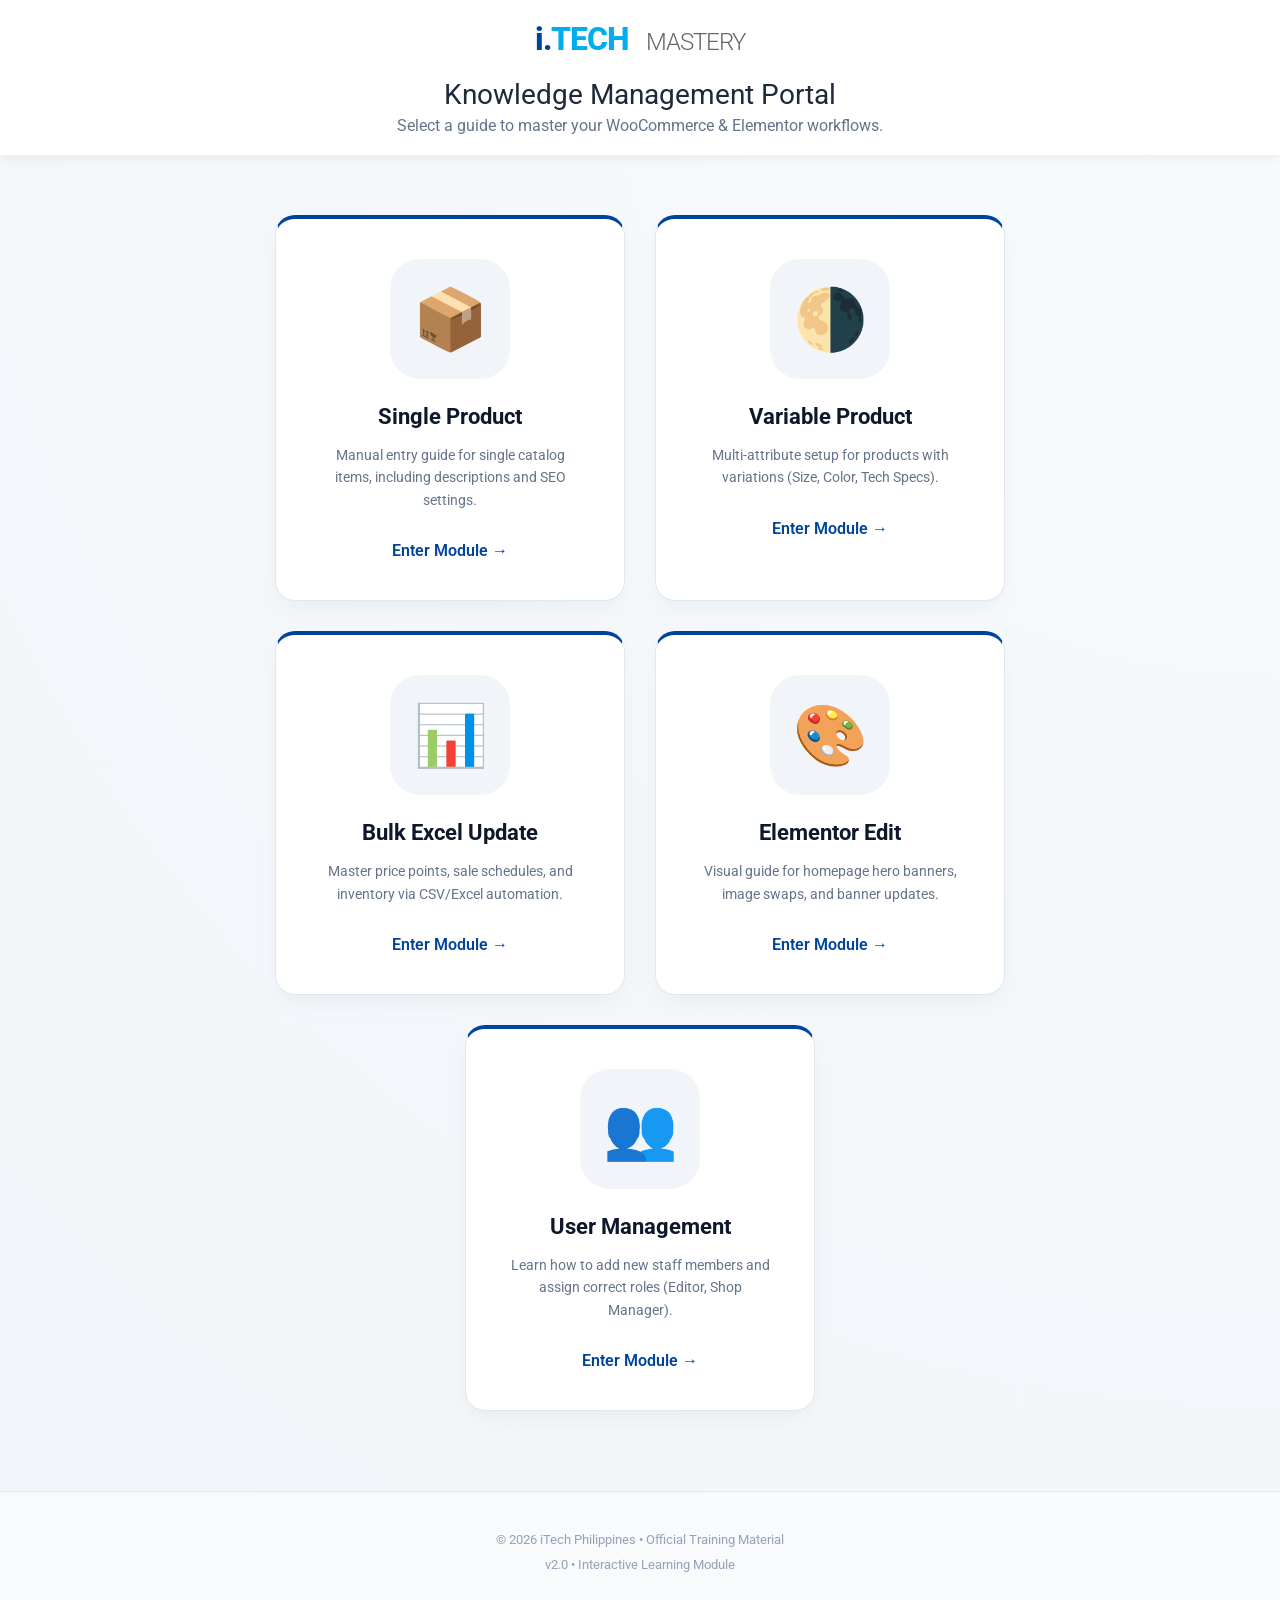
<file: index.html>
<!DOCTYPE html>
<html lang="en">

<head>
    <meta charset="UTF-8">
    <meta name="viewport" content="width=device-width, initial-scale=1.0">
    <title>WooCommerce Task Portal | Mastery Guides</title>
    <link rel="stylesheet" href="index.css">
    <style>
        .home-body {
            background: radial-gradient(circle at top right, #f8fafc, #f1f5f9);
            display: block;
            min-height: 100vh;
            margin: 0;
            overflow-y: auto;
        }

        .hero-portal {
            text-align: center;
            padding: 100px 20px 60px;
        }

        .hero-portal h1 {
            font-size: 42px;
            color: #1e293b;
            margin-bottom: 10px;
            font-weight: 800;
        }

        .hero-portal p {
            color: #64748b;
            font-size: 18px;
        }

        .task-grid {
            display: flex;
            justify-content: center;
            gap: 30px;
            max-width: 1000px;
            margin: 0 auto;
            padding: 20px;
        }

        .task-card {
            background: #fff;
            border: 1px solid #e2e8f0;
            border-radius: 20px;
            padding: 40px;
            width: 350px;
            text-align: center;
            transition: all 0.4s cubic-bezier(0.175, 0.885, 0.32, 1.275);
            cursor: pointer;
            text-decoration: none;
            color: inherit;
            box-shadow: 0 10px 25px -5px rgba(0, 0, 0, 0.05);
            display: flex;
            flex-direction: column;
            align-items: center;
        }

        .task-card:hover {
            transform: translateY(-10px);
            box-shadow: 0 25px 50px -12px rgba(0, 0, 0, 0.1);
            border-color: var(--woo-purple);
        }

        .task-icon {
            font-size: 60px;
            margin-bottom: 25px;
            background: #f1f5f9;
            width: 120px;
            height: 120px;
            display: flex;
            align-items: center;
            justify-content: center;
            border-radius: 30px;
            transition: all 0.3s ease;
        }

        .task-card:hover .task-icon {
            background: var(--woo-purple);
            color: #fff;
        }

        .task-card h2 {
            font-size: 22px;
            margin-bottom: 15px;
            color: #0f172a;
        }

        .task-card p {
            color: #64748b;
            font-size: 14px;
            line-height: 1.6;
        }

        .selection-label {
            margin-top: 30px;
            font-weight: 600;
            color: var(--woo-purple);
            display: flex;
            align-items: center;
            gap: 5px;
        }
    </style>
</head>

<body class="home-body">
    <!-- iTech Style Header -->
    <header
        style="background: #fff; padding: 20px 0; box-shadow: 0 4px 10px rgba(0,0,0,0.05); display: flex; flex-direction: column; align-items: center; justify-content: center;">
        <div style="font-size: 32px; font-weight: 800; color: var(--itech-blue); letter-spacing: -1px;">
            i.<span style="color: var(--itech-cyan);">TECH</span> <span
                style="font-weight: 300; font-size: 24px; color: #666; margin-left: 10px;">MASTERY</span>
        </div>
        <div style="margin-top: 20px; text-align: center;">
            <h1 style="font-size: 28px; color: #1e293b; margin-bottom: 5px;">Knowledge Management Portal</h1>
            <p style="color: #64748b; font-size: 16px;">Select a guide to master your WooCommerce & Elementor workflows.
            </p>
        </div>
    </header>

    <div class="task-grid" style="flex-wrap: wrap; margin-top: 40px; padding-bottom: 80px;">
        <!-- Task 1 -->
        <a href="add-product.html" class="task-card" style="border-top: 4px solid var(--itech-blue);">
            <div class="task-icon" style="color: var(--itech-blue);">📦</div>
            <h2>Single Product</h2>
            <p>Manual entry guide for single catalog items, including descriptions and SEO settings.</p>
            <div class="selection-label" style="color: var(--itech-blue);">Enter Module →</div>
        </a>

        <!-- Task 2 -->
        <a href="variable-product.html" class="task-card" style="border-top: 4px solid var(--itech-blue);">
            <div class="task-icon" style="color: var(--itech-blue);">🌗</div>
            <h2>Variable Product</h2>
            <p>Multi-attribute setup for products with variations (Size, Color, Tech Specs).</p>
            <div class="selection-label" style="color: var(--itech-blue);">Enter Module →</div>
        </a>

        <!-- Task 3 -->
        <a href="excel-update.html" class="task-card" style="border-top: 4px solid var(--itech-blue);">
            <div class="task-icon" style="color: var(--itech-blue);">📊</div>
            <h2>Bulk Excel Update</h2>
            <p>Master price points, sale schedules, and inventory via CSV/Excel automation.</p>
            <div class="selection-label" style="color: var(--itech-blue);">Enter Module →</div>
        </a>

        <!-- Task 4 -->
        <a href="elementor-guide.html" class="task-card" style="border-top: 4px solid var(--itech-blue);">
            <div class="task-icon" style="color: var(--itech-blue);">🎨</div>
            <h2>Elementor Edit</h2>
            <p>Visual guide for homepage hero banners, image swaps, and banner updates.</p>
            <div class="selection-label" style="color: var(--itech-blue);">Enter Module →</div>
        </a>

        <!-- Task 5 -->
        <a href="user-management.html" class="task-card" style="border-top: 4px solid var(--itech-blue);">
            <div class="task-icon" style="color: var(--itech-blue);">👥</div>
            <h2>User Management</h2>
            <p>Learn how to add new staff members and assign correct roles (Editor, Shop Manager).</p>
            <div class="selection-label" style="color: var(--itech-blue);">Enter Module →</div>
        </a>
    </div>

    <footer
        style="background: #f8fafc; border-top: 1px solid #e2e8f0; padding: 40px 0; text-align: center; color: #94a3b8; font-size: 13px;">
        <div style="margin-bottom: 10px;">&copy; 2026 iTech Philippines • Official Training Material</div>
        <div>v2.0 • Interactive Learning Module</div>
    </footer>
</body>

</html>
</file>
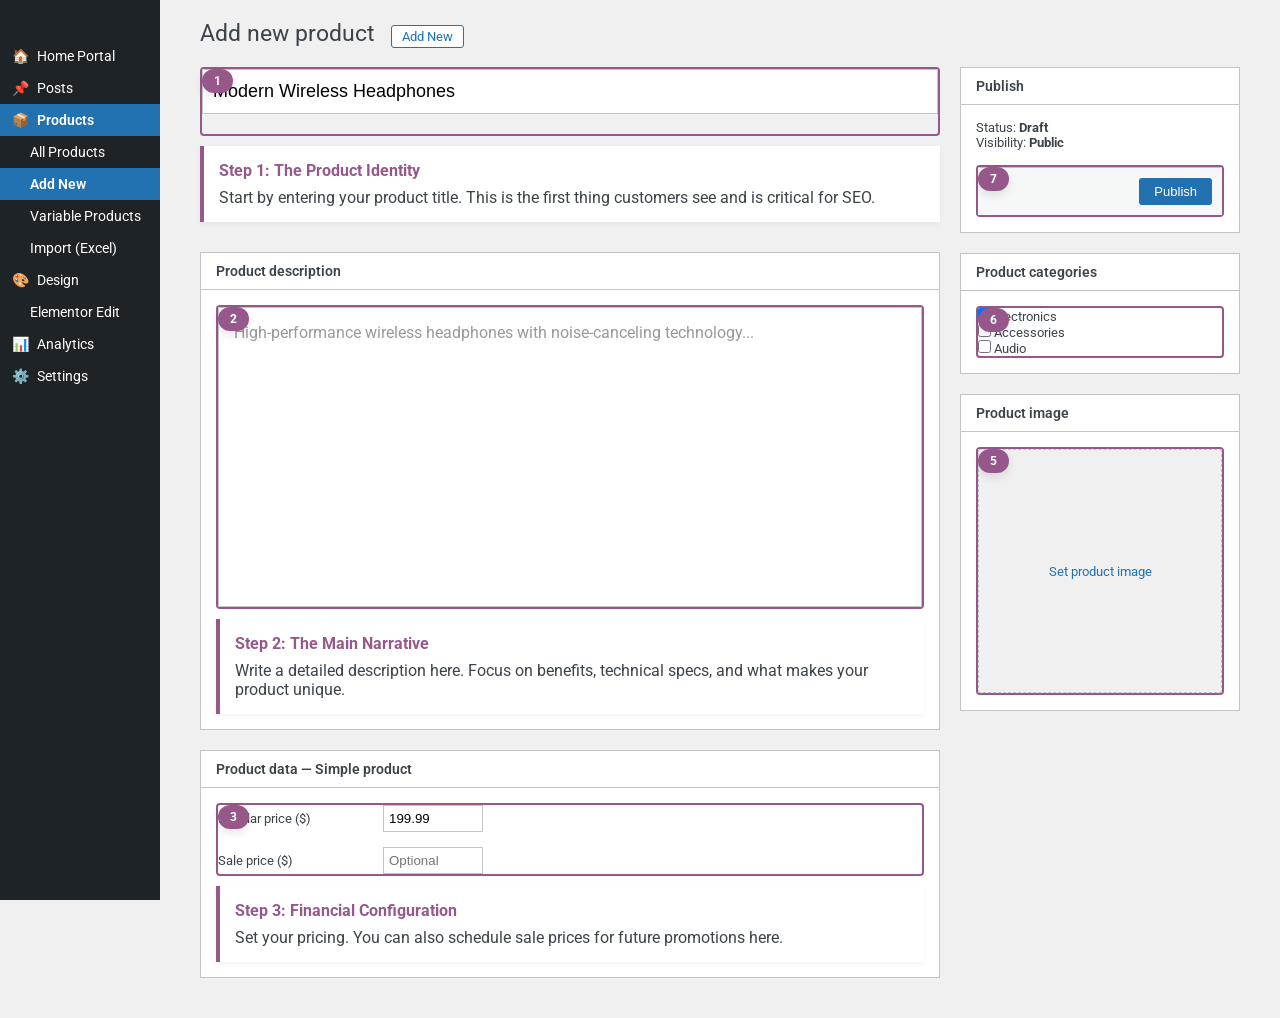
<file: add-product.html>
<!DOCTYPE html>
<html lang="en">

<head>
    <meta charset="UTF-8">
    <meta name="viewport" content="width=device-width, initial-scale=1.0">
    <title>WooCommerce Mastery | Product Upload Guide</title>
    <meta name="description"
        content="Master your WooCommerce store with our premium guide on how to upload products efficiently.">
    <link rel="stylesheet" href="index.css">
    <link rel="icon"
        href="data:image/svg+xml,<svg xmlns=%22http://www.w3.org/2000/svg%22 viewBox=%220 0 100 100%22><text y=%22.9em%22 font-size=%2290%22>📦</text></svg>">
</head>

<body>
    <!-- WordPress Sidebar Simulation -->
    <nav class="wp-sidebar">
        <div class="wp-sidebar-item" onclick="window.location.href='index.html'"><span class="icon">🏠</span> Home
            Portal</div>
        <div class="wp-sidebar-item"><span class="icon">📌</span> Posts</div>
        <div class="wp-sidebar-item active"><span class="icon">📦</span> Products</div>
        <div class="wp-sidebar-item" style="padding-left: 30px;" onclick="window.location.href='add-product.html'">All
            Products</div>
        <div class="wp-sidebar-item active" style="padding-left: 30px;">Add New</div>
        <div class="wp-sidebar-item" style="padding-left: 30px;" onclick="window.location.href='variable-product.html'">
            Variable Products</div>
        <div class="wp-sidebar-item" style="padding-left: 30px;" onclick="window.location.href='excel-update.html'">
            Import (Excel)</div>
        <div class="wp-sidebar-item"><span class="icon">🎨</span> Design</div>
        <div class="wp-sidebar-item" style="padding-left: 30px;" onclick="window.location.href='elementor-guide.html'">
            Elementor Edit</div>
        <div class="wp-sidebar-item"><span class="icon">📊</span> Analytics</div>
        <div class="wp-sidebar-item"><span class="icon">⚙️</span> Settings</div>
    </nav>

    <!-- Main Admin Content -->
    <main class="wp-main">
        <header>
            <h1>Add new product <a href="add-product.html" class="wp-add-new">Add New</a></h1>
        </header>

        <div class="wp-editor-grid">
            <!-- Central Editor Column -->
            <div class="editor-left-col">
                <div class="tutorial-overlay">
                    <span class="tutorial-step">1</span>
                    <input type="text" class="wp-title-input" placeholder="Product name"
                        value="Modern Wireless Headphones">
                </div>
                <div class="step-label">
                    <h3>Step 1: The Product Identity</h3>
                    <p>Start by entering your product title. This is the first thing customers see and is critical for
                        SEO.</p>
                </div>

                <div class="meta-box" style="margin-top: 30px;">
                    <div class="meta-box-header">Product description</div>
                    <div class="meta-box-content">
                        <div class="tutorial-overlay">
                            <span class="tutorial-step">2</span>
                            <div class="wp-editor-mock" style="padding: 15px; color: #999;">
                                High-performance wireless headphones with noise-canceling technology...
                            </div>
                        </div>
                        <div class="step-label">
                            <h3>Step 2: The Main Narrative</h3>
                            <p>Write a detailed description here. Focus on benefits, technical specs, and what makes
                                your product unique.</p>
                        </div>
                    </div>
                </div>

                <div class="meta-box">
                    <div class="meta-box-header">Product data — Simple product</div>
                    <div class="meta-box-content">
                        <div class="tutorial-overlay">
                            <span class="tutorial-step">3</span>
                            <div
                                style="display: grid; grid-template-columns: 150px 1fr; gap: 15px; align-items: center;">
                                <label style="font-size: 13px;">Regular price ($)</label>
                                <input type="text" value="199.99"
                                    style="padding: 5px; border:1px solid var(--wp-border); width: 100px;">
                                <label style="font-size: 13px;">Sale price ($)</label>
                                <input type="text" placeholder="Optional"
                                    style="padding: 5px; border:1px solid var(--wp-border); width: 100px;">
                            </div>
                        </div>
                        <div class="step-label">
                            <h3>Step 3: Financial Configuration</h3>
                            <p>Set your pricing. You can also schedule sale prices for future promotions here.</p>
                        </div>
                    </div>
                </div>
            </div>

            <!-- Right Sidebar Column -->
            <div class="editor-right-col">
                <div class="meta-box sidebar-meta-box">
                    <div class="meta-box-header">Publish</div>
                    <div class="meta-box-content">
                        <p>Status: <strong>Draft</strong></p>
                        <p>Visibility: <strong>Public</strong></p>
                        <div class="tutorial-overlay" style="margin-top: 15px;">
                            <span class="tutorial-step">7</span>
                            <div class="publish-actions">
                                <button class="button-primary">Publish</button>
                            </div>
                        </div>
                    </div>
                </div>

                <div class="meta-box sidebar-meta-box">
                    <div class="meta-box-header">Product categories</div>
                    <div class="meta-box-content">
                        <div class="tutorial-overlay">
                            <span class="tutorial-step">6</span>
                            <div style="max-height: 100px; overflow-y: auto;">
                                <label style="display: block;"><input type="checkbox" checked> Electronics</label>
                                <label style="display: block;"><input type="checkbox"> Accessories</label>
                                <label style="display: block;"><input type="checkbox"> Audio</label>
                            </div>
                        </div>
                    </div>
                </div>

                <div class="meta-box sidebar-meta-box">
                    <div class="meta-box-header">Product image</div>
                    <div class="meta-box-content">
                        <div class="tutorial-overlay">
                            <span class="tutorial-step">5</span>
                            <div
                                style="width: 100%; aspect-ratio: 1; background: #f0f0f1; border: 1px dashed var(--wp-border); display: flex; align-items: center; justify-content: center; color: var(--wp-blue);">
                                Set product image
                            </div>
                        </div>
                    </div>
                </div>
            </div>
        </div>
    </main>

    <script src="main.js"></script>
</body>

</html>
</file>
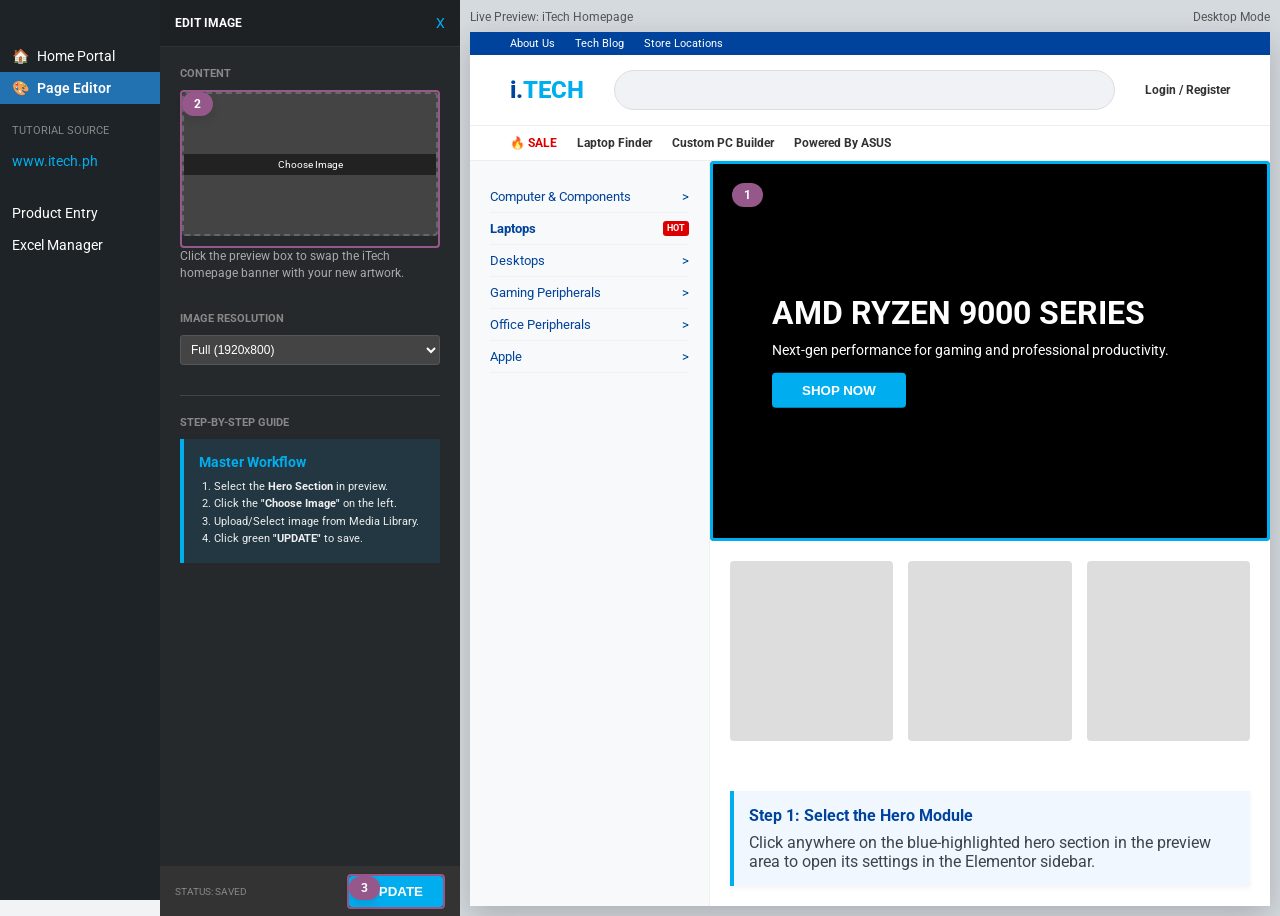
<file: elementor-guide.html>
<!DOCTYPE html>
<html lang="en">

<head>
    <meta charset="UTF-8">
    <meta name="viewport" content="width=device-width, initial-scale=1.0">
    <title>Elementor Image Guide | iTech Mastery Portal</title>
    <link rel="stylesheet" href="index.css">
    <style>
        .elementor-layout {
            display: flex;
            min-height: 100vh;
            background: #f1f3f5;
            overflow-y: auto;
        }

        /* Elementor Sidebar */
        .elementor-sidebar {
            width: 300px;
            background: #26292c;
            color: #fff;
            display: flex;
            flex-direction: column;
            z-index: 100;
        }

        .elementor-sidebar-header {
            padding: 15px;
            background: #1e2124;
            display: flex;
            justify-content: space-between;
            align-items: center;
            border-bottom: 1px solid #333;
        }

        .elementor-tab-content {
            flex: 1;
            padding: 20px;
            overflow-y: auto;
        }

        .elementor-control-section {
            margin-bottom: 30px;
        }

        .elementor-control-title {
            font-size: 11px;
            text-transform: uppercase;
            color: #888;
            margin-bottom: 10px;
            display: block;
            font-weight: bold;
        }

        .elementor-image-preview {
            width: 100%;
            aspect-ratio: 16/9;
            background: #444;
            border-radius: 4px;
            margin-bottom: 10px;
            display: flex;
            align-items: center;
            justify-content: center;
            cursor: pointer;
            border: 2px dashed #666;
            position: relative;
            background-image: url('https://images.unsplash.com/photo-1591485112902-693db0455c68?ixlib=rb-1.2.1&auto=format&fit=crop&w=500&q=60');
            background-size: cover;
        }

        .elementor-image-preview:hover {
            border-color: var(--itech-cyan);
        }

        /* Preview Panel */
        .preview-panel {
            flex: 1;
            padding: 10px;
            display: flex;
            flex-direction: column;
            background: #d5dadf;
        }

        .preview-window {
            flex: 1;
            background: #fff;
            box-shadow: 0 10px 30px rgba(0, 0, 0, 0.2);
            overflow-y: auto;
            position: relative;
        }

        /* iTech Header Mock */
        .itech-mock-header {
            background: #fff;
        }

        .itech-top-bar {
            background: var(--itech-blue);
            color: #fff;
            padding: 5px 40px;
            display: flex;
            justify-content: flex-start;
            gap: 20px;
            font-size: 11px;
        }

        .itech-main-header {
            padding: 15px 40px;
            display: flex;
            align-items: center;
            gap: 30px;
            border-bottom: 1px solid #eee;
        }

        .itech-logo {
            font-size: 24px;
            font-weight: 800;
            color: var(--itech-blue);
        }

        .itech-search-mock {
            flex: 1;
            background: #f0f2f5;
            height: 40px;
            border-radius: 20px;
            border: 1px solid #ddd;
        }

        .itech-nav-bar {
            padding: 10px 40px;
            border-bottom: 1px solid #eee;
            display: flex;
            gap: 20px;
            font-size: 12px;
            font-weight: bold;
            color: #333;
        }

        /* Hero and Content Section */
        .itech-content-grid {
            display: grid;
            grid-template-columns: 240px 1fr;
            padding: 0;
            height: calc(100% - 150px);
        }

        .itech-sidebar-mock {
            background: #f8f9fa;
            border-right: 1px solid #eee;
            padding: 20px;
            font-size: 13px;
            color: var(--itech-blue);
        }

        .itech-sidebar-item {
            padding: 8px 0;
            border-bottom: 1px solid #f0f0f0;
            display: flex;
            justify-content: space-between;
        }

        /* The Hero Banner for Tutorial */
        .itech-hero-banner {
            height: 380px;
            background: #000 url('https://images.unsplash.com/photo-1591485112902-693db0455c68?ixlib=rb-1.2.1&auto=format&fit=crop&w=1200&q=80');
            background-size: cover;
            background-position: center;
            position: relative;
            cursor: pointer;
        }

        .itech-hero-banner.active-element {
            outline: 3px solid var(--itech-cyan);
            outline-offset: -3px;
        }

        .itech-hero-overlay {
            position: absolute;
            left: 60px;
            top: 50%;
            transform: translateY(-50%);
            color: #fff;
            max-width: 400px;
        }

        .itech-sub-grid {
            display: grid;
            grid-template-columns: 1fr 1fr 1fr;
            gap: 15px;
            padding: 20px;
        }

        .itech-sub-tile {
            height: 180px;
            background: #ddd;
            border-radius: 4px;
            background-size: cover;
            background-position: center;
        }

        /* Elementor Tools Bar */
        .elementor-footer {
            height: 50px;
            background: #333;
            display: flex;
            align-items: center;
            padding: 0 15px;
            justify-content: space-between;
        }

        .btn-publish {
            background: var(--itech-cyan);
            color: #fff;
            border: none;
            padding: 8px 20px;
            border-radius: 3px;
            font-weight: bold;
            cursor: pointer;
        }
    </style>
</head>

<body>
    <div class="elementor-layout">
        <!-- Dashboard Sidebar -->
        <nav class="wp-sidebar" style="position: relative; height: 100vh;">
            <div class="wp-sidebar-item" onclick="window.location.href='index.html'"><span class="icon">🏠</span> Home
                Portal</div>
            <div class="wp-sidebar-item active"><span class="icon">🎨</span> Page Editor</div>
            <div class="wp-sidebar-item" style="padding-top: 20px; color: #888; font-size: 11px;">TUTORIAL SOURCE</div>
            <div class="wp-sidebar-item" style="color: var(--itech-cyan);">www.itech.ph</div>
            <div class="wp-sidebar-item" onclick="window.location.href='add-product.html'" style="margin-top: 20px;">
                Product Entry</div>
            <div class="wp-sidebar-item" onclick="window.location.href='excel-update.html'">Excel Manager</div>
        </nav>

        <!-- Elementor Widget Panel -->
        <div class="elementor-sidebar">
            <div class="elementor-sidebar-header">
                <span style="font-weight: bold; font-size: 12px;">EDIT IMAGE</span>
                <span style="font-size: 14px; cursor: pointer; color: var(--itech-cyan);">X</span>
            </div>
            <div class="elementor-tab-content">
                <div class="elementor-control-section">
                    <span class="elementor-control-title">Content</span>
                    <div class="tutorial-overlay">
                        <span class="tutorial-step">2</span>
                        <div class="elementor-image-preview">
                            <div
                                style="background: rgba(0,0,0,0.5); width: 100%; padding: 5px; text-align: center; font-size: 10px;">
                                Choose Image</div>
                        </div>
                    </div>
                    <p style="font-size: 12px; color: #aaa; line-height: 1.4;">Click the preview box to swap the iTech
                        homepage banner with your new artwork.</p>
                </div>

                <div class="elementor-control-section">
                    <span class="elementor-control-title">Image Resolution</span>
                    <select
                        style="width: 100%; background: #444; border: 1px solid #555; color: #fff; padding: 6px; font-size: 12px; border-radius: 3px;">
                        <option>Full (1920x800)</option>
                        <option>Medium</option>
                        <option>Thumbnail</option>
                    </select>
                </div>

                <div class="elementor-control-section" style="border-top: 1px solid #444; padding-top: 20px;">
                    <span class="elementor-control-title">Step-by-Step Guide</span>
                    <div class="step-label"
                        style="background: rgba(0,174,239,0.1); border-color: var(--itech-cyan); color: #fff; box-shadow: none;">
                        <h3 style="color: var(--itech-cyan); font-size: 14px;">Master Workflow</h3>
                        <ol style="font-size: 11px; padding-left: 15px; color: #eee; line-height: 1.6;">
                            <li>Select the <strong>Hero Section</strong> in preview.</li>
                            <li>Click the <strong>"Choose Image"</strong> on the left.</li>
                            <li>Upload/Select image from Media Library.</li>
                            <li>Click green <strong>"UPDATE"</strong> to save.</li>
                        </ol>
                    </div>
                </div>
            </div>

            <div class="elementor-footer">
                <div style="font-size: 10px; color: #888;">STATUS: SAVED</div>
                <div class="tutorial-overlay">
                    <span class="tutorial-step">3</span>
                    <button class="btn-publish">UPDATE</button>
                </div>
            </div>
        </div>

        <!-- iTech Homepage Preview Window -->
        <div class="preview-panel">
            <div
                style="margin-bottom: 8px; font-size: 12px; color: #555; display: flex; justify-content: space-between;">
                <span>Live Preview: iTech Homepage</span>
                <span>Desktop Mode</span>
            </div>
            <div class="preview-window">
                <!-- iTech Header -->
                <div class="itech-mock-header">
                    <div class="itech-top-bar">
                        <span>About Us</span>
                        <span>Tech Blog</span>
                        <span>Store Locations</span>
                    </div>
                    <div class="itech-main-header">
                        <div class="itech-logo">i.<span style="color: var(--itech-cyan);">TECH</span></div>
                        <div class="itech-search-mock"></div>
                        <div style="font-size: 12px; color: #333; font-weight: bold;">Login / Register</div>
                    </div>
                    <div class="itech-nav-bar">
                        <span style="color: #d00;">🔥 SALE</span>
                        <span>Laptop Finder</span>
                        <span>Custom PC Builder</span>
                        <span>Powered By ASUS</span>
                    </div>
                </div>

                <div class="itech-content-grid">
                    <!-- Sidebar Mock -->
                    <div class="itech-sidebar-mock">
                        <div class="itech-sidebar-item">Computer & Components <span>&gt;</span></div>
                        <div class="itech-sidebar-item" style="font-weight: bold;">Laptops <span
                                style="background: #d00; color:#fff; font-size:9px; padding:2px 4px; border-radius:3px;">HOT</span>
                        </div>
                        <div class="itech-sidebar-item">Desktops <span>&gt;</span></div>
                        <div class="itech-sidebar-item">Gaming Peripherals <span>&gt;</span></div>
                        <div class="itech-sidebar-item">Office Peripherals <span>&gt;</span></div>
                        <div class="itech-sidebar-item">Apple <span>&gt;</span></div>
                    </div>

                    <!-- Hero Banner Tutorial Element -->
                    <div class="main-body-preview">
                        <div class="itech-hero-banner active-element tutorial-overlay">
                            <span class="tutorial-step" style="top: 20px; left: 20px;">1</span>
                            <div class="itech-hero-overlay">
                                <h1 style="font-size: 32px; margin-bottom: 10px; line-height: 1.2;">AMD RYZEN 9000
                                    SERIES</h1>
                                <p style="font-size: 14px;">Next-gen performance for gaming and professional
                                    productivity.</p>
                                <button
                                    style="margin-top: 15px; padding: 10px 30px; background: var(--itech-cyan); color: #fff; border: none; font-weight: bold; border-radius: 4px;">SHOP
                                    NOW</button>
                            </div>
                        </div>

                        <!-- Sub Tiles -->
                        <div class="itech-sub-grid">
                            <div class="itech-sub-tile"
                                style="background-image: url('https://images.unsplash.com/photo-1547082299-de196ea013d6?ixlib=rb-1.2.1&auto=format&fit=crop&w=400&q=80');">
                            </div>
                            <div class="itech-sub-tile"
                                style="background-image: url('https://images.unsplash.com/photo-1588872657578-7efd1f1555ed?ixlib=rb-1.2.1&auto=format&fit=crop&w=400&q=80');">
                            </div>
                            <div class="itech-sub-tile"
                                style="background-image: url('https://images.unsplash.com/photo-1542751371-adc38448a05e?ixlib=rb-1.2.1&auto=format&fit=crop&w=400&q=80');">
                            </div>
                        </div>

                        <div style="padding: 20px; text-align: center;">
                            <div class="step-label"
                                style="display: inline-block; text-align: left; max-width: 600px; border-color: var(--itech-cyan); background: #f0f7ff;">
                                <h3 style="color: var(--itech-blue);">Step 1: Select the Hero Module</h3>
                                <p>Click anywhere on the blue-highlighted hero section in the preview area to open its
                                    settings in the Elementor sidebar.</p>
                            </div>
                        </div>
                    </div>
                </div>
            </div>
        </div>
    </div>

    <script src="main.js"></script>
</body>

</html>
</file>
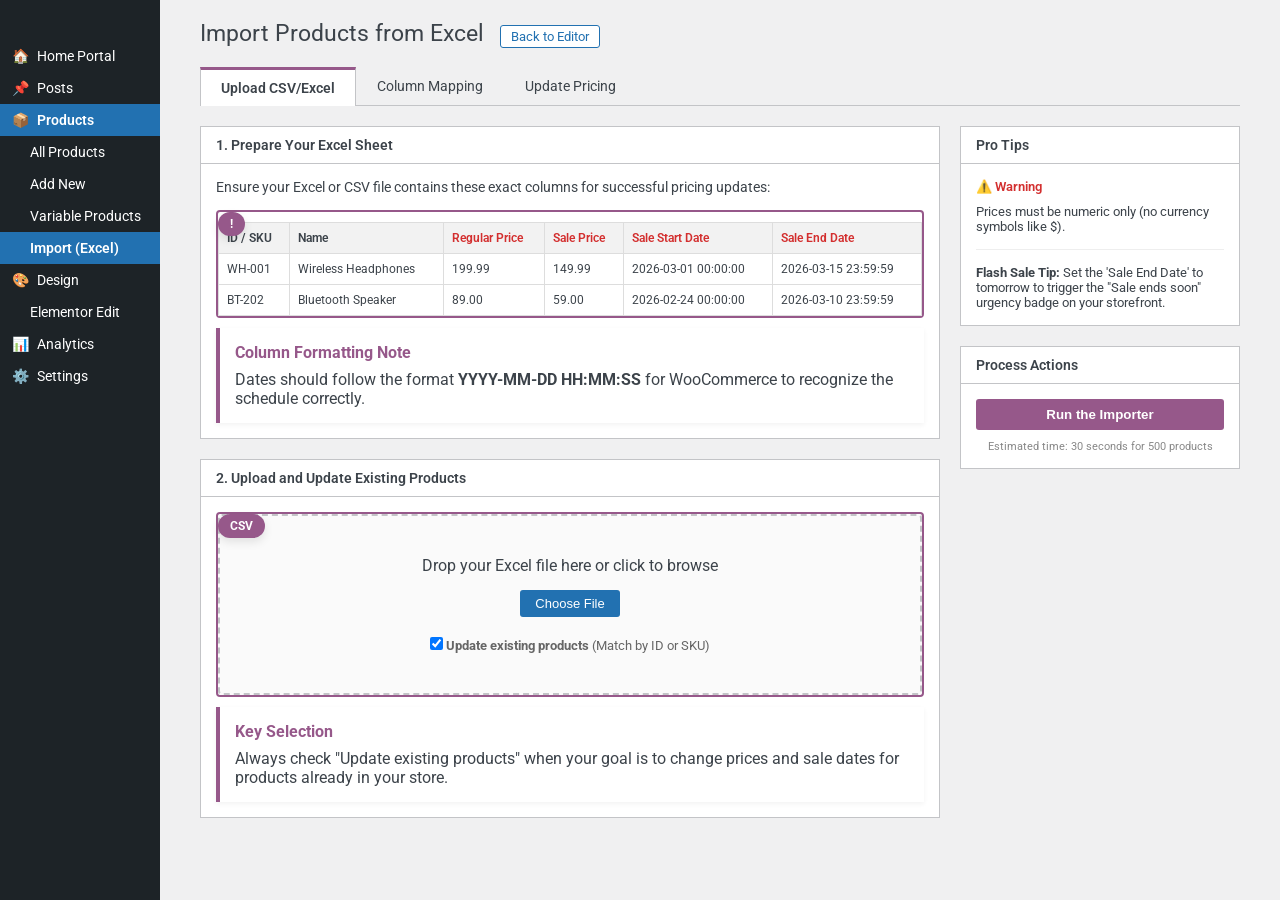
<file: excel-update.html>
<!DOCTYPE html>
<html lang="en">

<head>
    <meta charset="UTF-8">
    <meta name="viewport" content="width=device-width, initial-scale=1.0">
    <title>Excel Bulk Update | WooCommerce Mastery</title>
    <link rel="stylesheet" href="index.css">
    <style>
        .excel-table {
            width: 100%;
            border-collapse: collapse;
            font-size: 12px;
            margin-top: 10px;
        }

        .excel-table th,
        .excel-table td {
            border: 1px solid #ddd;
            padding: 8px;
            text-align: left;
        }

        .excel-table th {
            background-color: #f2f2f2;
            font-weight: 600;
        }

        .highlight-excel {
            background-color: #fff9c4;
            font-weight: bold;
            color: #d32f2f;
        }

        .import-box {
            border: 2px dashed var(--wp-border);
            padding: 40px;
            text-align: center;
            background: #fafafa;
            border-radius: 4px;
        }

        .nav-tabs {
            display: flex;
            border-bottom: 1px solid var(--wp-border);
            margin-bottom: 20px;
        }

        .nav-tab {
            padding: 10px 20px;
            cursor: pointer;
            border: 1px solid transparent;
            border-bottom: none;
            margin-bottom: -1px;
            font-size: 14px;
        }

        .nav-tab.active {
            background: #fff;
            border-color: var(--wp-border);
            border-top: 3px solid var(--woo-purple);
            font-weight: 600;
        }
    </style>
</head>

<body>
    <!-- WordPress Sidebar Simulation -->
    <nav class="wp-sidebar">
        <div class="wp-sidebar-item" onclick="window.location.href='index.html'"><span class="icon">🏠</span> Home
            Portal</div>
        <div class="wp-sidebar-item"><span class="icon">📌</span> Posts</div>
        <div class="wp-sidebar-item active"><span class="icon">📦</span> Products</div>
        <div class="wp-sidebar-item" style="padding-left: 30px;" onclick="window.location.href='add-product.html'">All
            Products</div>
        <div class="wp-sidebar-item" onclick="window.location.href='add-product.html'" style="padding-left: 30px;">Add
            New</div>
        <div class="wp-sidebar-item" style="padding-left: 30px;" onclick="window.location.href='variable-product.html'">
            Variable Products</div>
        <div class="wp-sidebar-item active" style="padding-left: 30px;">Import (Excel)</div>
        <div class="wp-sidebar-item"><span class="icon">🎨</span> Design</div>
        <div class="wp-sidebar-item" style="padding-left: 30px;" onclick="window.location.href='elementor-guide.html'">
            Elementor Edit</div>
        <div class="wp-sidebar-item"><span class="icon">📊</span> Analytics</div>
        <div class="wp-sidebar-item"><span class="icon">⚙️</span> Settings</div>
    </nav>

    <!-- Main Admin Content -->
    <main class="wp-main">
        <header>
            <h1>Import Products from Excel <a href="index.html" class="wp-add-new">Back to Editor</a></h1>
        </header>

        <div class="nav-tabs">
            <div class="nav-tab active">Upload CSV/Excel</div>
            <div class="nav-tab">Column Mapping</div>
            <div class="nav-tab">Update Pricing</div>
        </div>

        <div class="wp-editor-grid">
            <div class="editor-left-col">
                <!-- Step 1: Excel Structure -->
                <div class="meta-box">
                    <div class="meta-box-header">1. Prepare Your Excel Sheet</div>
                    <div class="meta-box-content">
                        <p style="margin-bottom: 15px; font-size: 14px;">Ensure your Excel or CSV file contains these
                            exact columns for successful pricing updates:</p>

                        <div class="tutorial-overlay">
                            <span class="tutorial-step">!</span>
                            <table class="excel-table">
                                <thead>
                                    <tr>
                                        <th>ID / SKU</th>
                                        <th>Name</th>
                                        <th class="highlight-excel">Regular Price</th>
                                        <th class="highlight-excel">Sale Price</th>
                                        <th class="highlight-excel">Sale Start Date</th>
                                        <th class="highlight-excel">Sale End Date</th>
                                    </tr>
                                </thead>
                                <tbody>
                                    <tr>
                                        <td>WH-001</td>
                                        <td>Wireless Headphones</td>
                                        <td>199.99</td>
                                        <td>149.99</td>
                                        <td>2026-03-01 00:00:00</td>
                                        <td>2026-03-15 23:59:59</td>
                                    </tr>
                                    <tr>
                                        <td>BT-202</td>
                                        <td>Bluetooth Speaker</td>
                                        <td>89.00</td>
                                        <td>59.00</td>
                                        <td>2026-02-24 00:00:00</td>
                                        <td>2026-03-10 23:59:59</td>
                                    </tr>
                                </tbody>
                            </table>
                        </div>

                        <div class="step-label">
                            <h3>Column Formatting Note</h3>
                            <p>Dates should follow the format <strong>YYYY-MM-DD HH:MM:SS</strong> for WooCommerce to
                                recognize the schedule correctly.</p>
                        </div>
                    </div>
                </div>

                <!-- Step 2: Upload Logic -->
                <div class="meta-box">
                    <div class="meta-box-header">2. Upload and Update Existing Products</div>
                    <div class="meta-box-content">
                        <div class="tutorial-overlay">
                            <span class="tutorial-step">CSV</span>
                            <div class="import-box">
                                <p>Drop your Excel file here or click to browse</p>
                                <button class="button-primary" style="margin-top: 15px;">Choose File</button>
                                <div style="margin-top: 20px; font-size: 13px; color: #666;">
                                    <label><input type="checkbox" checked> <strong>Update existing products</strong>
                                        (Match by ID or SKU)</label>
                                </div>
                            </div>
                        </div>
                        <div class="step-label">
                            <h3>Key Selection</h3>
                            <p>Always check "Update existing products" when your goal is to change prices and sale dates
                                for products already in your store.</p>
                        </div>
                    </div>
                </div>
            </div>

            <div class="editor-right-col">
                <div class="meta-box sidebar-meta-box">
                    <div class="meta-box-header">Pro Tips</div>
                    <div class="meta-box-content">
                        <p style="color: #d32f2f; font-weight: 600; margin-bottom: 10px;">⚠️ Warning</p>
                        <p>Prices must be numeric only (no currency symbols like $).</p>
                        <hr style="margin: 15px 0; border: 0; border-top: 1px solid #eee;">
                        <p><strong>Flash Sale Tip:</strong> Set the 'Sale End Date' to tomorrow to trigger the "Sale
                            ends soon" urgency badge on your storefront.</p>
                    </div>
                </div>

                <div class="meta-box sidebar-meta-box">
                    <div class="meta-box-header">Process Actions</div>
                    <div class="meta-box-content">
                        <button class="button-woo" style="width: 100%;">Run the Importer</button>
                        <p style="font-size: 11px; margin-top: 10px; color: #888; text-align: center;">Estimated time:
                            30 seconds for 500 products</p>
                    </div>
                </div>
            </div>
        </div>
    </main>

    <script src="main.js"></script>
</body>

</html>
</file>
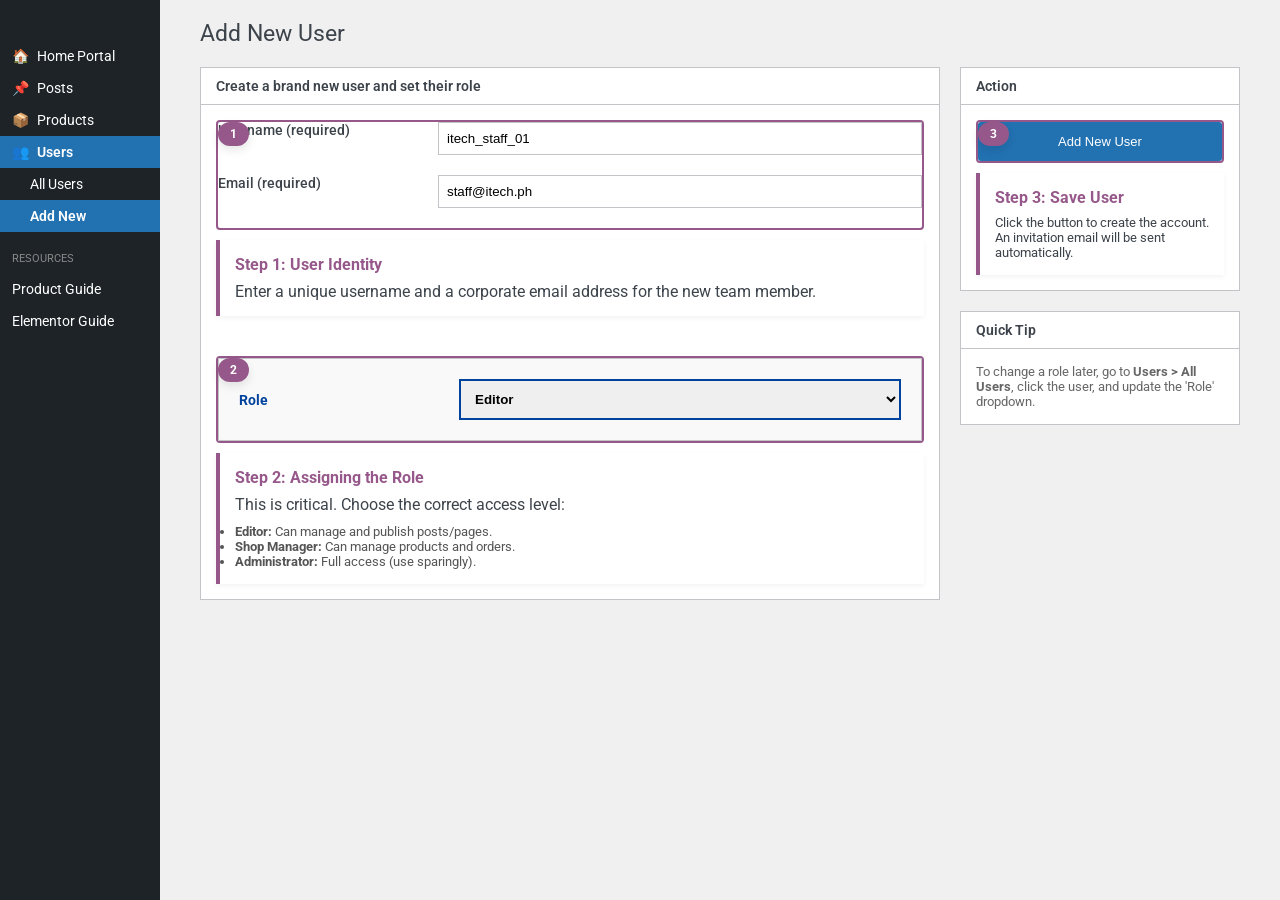
<file: user-management.html>
<!DOCTYPE html>
<html lang="en">

<head>
    <meta charset="UTF-8">
    <meta name="viewport" content="width=device-width, initial-scale=1.0">
    <title>User Management Guide | iTech Mastery Portal</title>
    <link rel="stylesheet" href="index.css">
</head>

<body>
    <!-- WordPress Sidebar Simulation -->
    <nav class="wp-sidebar">
        <div class="wp-sidebar-item" onclick="window.location.href='index.html'"><span class="icon">🏠</span> Home
            Portal</div>
        <div class="wp-sidebar-item"><span class="icon">📌</span> Posts</div>
        <div class="wp-sidebar-item"><span class="icon">📦</span> Products</div>
        <div class="wp-sidebar-item active"><span class="icon">👥</span> Users</div>
        <div class="wp-sidebar-item" style="padding-left: 30px;">All Users</div>
        <div class="wp-sidebar-item active" style="padding-left: 30px;">Add New</div>
        <div class="wp-sidebar-item" style="padding-top: 20px; color: #888; font-size: 11px;">RESOURCES</div>
        <div class="wp-sidebar-item" onclick="window.location.href='add-product.html'">Product Guide</div>
        <div class="wp-sidebar-item" onclick="window.location.href='elementor-guide.html'">Elementor Guide</div>
    </nav>

    <!-- Main Admin Content -->
    <main class="wp-main">
        <header>
            <h1>Add New User</h1>
        </header>

        <div class="wp-editor-grid">
            <div class="editor-left-col">
                <div class="meta-box">
                    <div class="meta-box-header">Create a brand new user and set their role</div>
                    <div class="meta-box-content">
                        <!-- Step 1: User Identity -->
                        <div class="tutorial-overlay">
                            <span class="tutorial-step">1</span>
                            <div
                                style="display: grid; grid-template-columns: 200px 1fr; gap: 20px; margin-bottom: 20px;">
                                <label style="font-size: 14px; font-weight: 500;">Username (required)</label>
                                <input type="text" value="itech_staff_01"
                                    style="padding: 8px; border: 1px solid var(--wp-border); width: 100%;">

                                <label style="font-size: 14px; font-weight: 500;">Email (required)</label>
                                <input type="email" value="staff@itech.ph"
                                    style="padding: 8px; border: 1px solid var(--wp-border); width: 100%;">
                            </div>
                        </div>
                        <div class="step-label">
                            <h3>Step 1: User Identity</h3>
                            <p>Enter a unique username and a corporate email address for the new team member.</p>
                        </div>

                        <!-- Step 2: Role Selection -->
                        <div class="tutorial-overlay" style="margin-top: 40px;">
                            <span class="tutorial-step">2</span>
                            <div
                                style="display: grid; grid-template-columns: 200px 1fr; gap: 20px; align-items: center; background: #f9f9f9; padding: 20px; border: 1px solid var(--wp-border);">
                                <label
                                    style="font-size: 14px; font-weight: bold; color: var(--itech-blue);">Role</label>
                                <select
                                    style="padding: 10px; border: 2px solid var(--itech-blue); width: 100%; font-weight: bold;">
                                    <option>Subscriber</option>
                                    <option>Contributor</option>
                                    <option>Author</option>
                                    <option selected>Editor</option>
                                    <option>Shop Manager</option>
                                    <option>Administrator</option>
                                </select>
                            </div>
                        </div>
                        <div class="step-label">
                            <h3>Step 2: Assigning the Role</h3>
                            <p>This is critical. Choose the correct access level:</p>
                            <ul style="font-size: 13px; color: #555; margin-top: 10px;">
                                <li><strong>Editor:</strong> Can manage and publish posts/pages.</li>
                                <li><strong>Shop Manager:</strong> Can manage products and orders.</li>
                                <li><strong>Administrator:</strong> Full access (use sparingly).</li>
                            </ul>
                        </div>
                    </div>
                </div>
            </div>

            <div class="editor-right-col">
                <div class="meta-box sidebar-meta-box">
                    <div class="meta-box-header">Action</div>
                    <div class="meta-box-content">
                        <div class="tutorial-overlay">
                            <span class="tutorial-step">3</span>
                            <button class="button-primary" style="width: 100%; padding: 12px;">Add New User</button>
                        </div>
                        <div class="step-label">
                            <h3>Step 3: Save User</h3>
                            <p>Click the button to create the account. An invitation email will be sent automatically.
                            </p>
                        </div>
                    </div>
                </div>

                <div class="meta-box sidebar-meta-box">
                    <div class="meta-box-header">Quick Tip</div>
                    <div class="meta-box-content" style="font-size: 13px; color: #666;">
                        <p>To change a role later, go to <strong>Users > All Users</strong>, click the user, and update
                            the 'Role' dropdown.</p>
                    </div>
                </div>
            </div>
        </div>
    </main>

    <script src="main.js"></script>
</body>

</html>
</file>
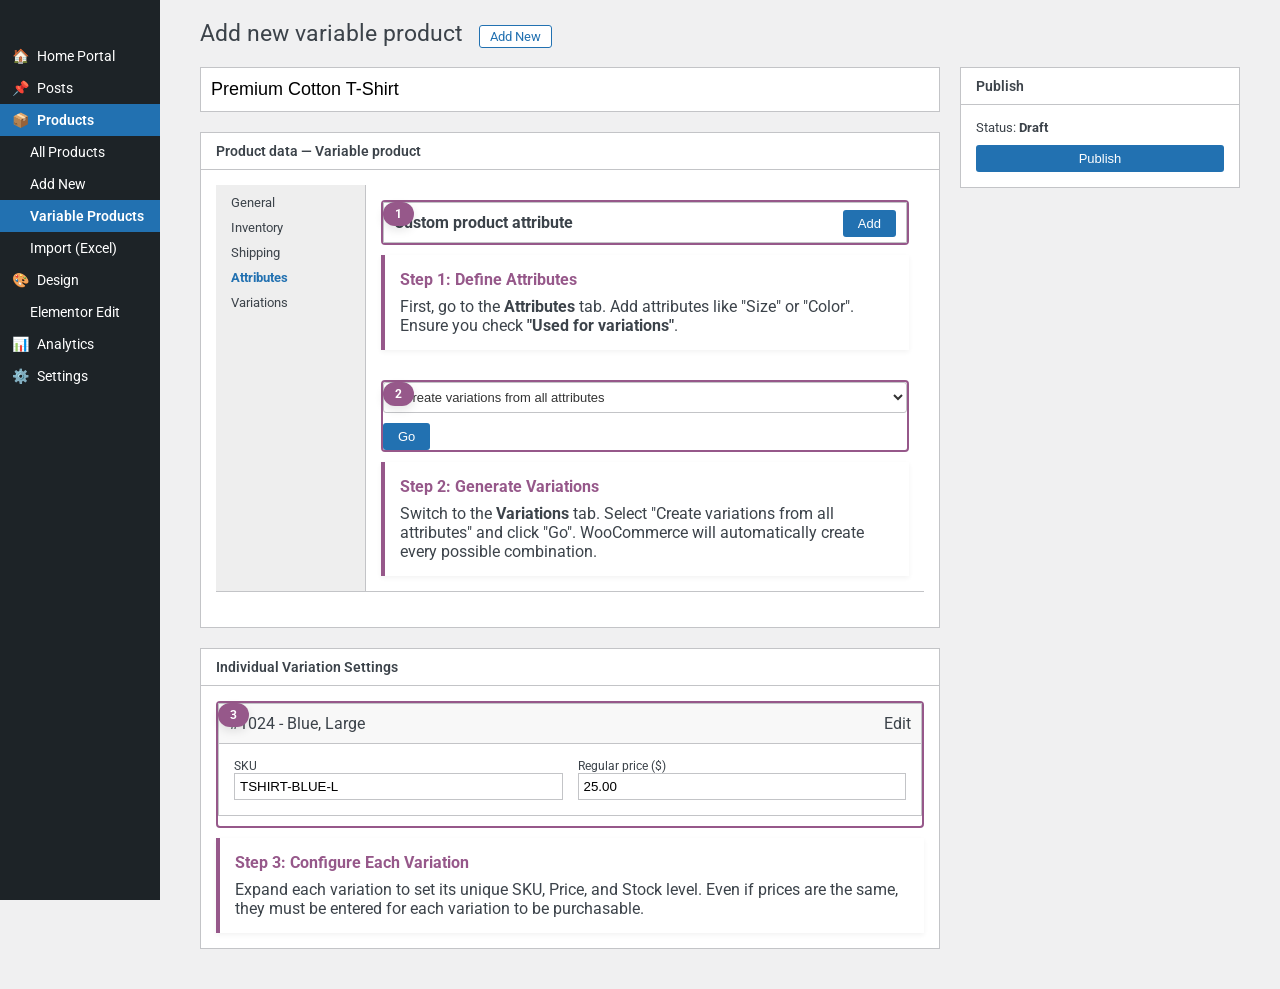
<file: variable-product.html>
<!DOCTYPE html>
<html lang="en">

<head>
    <meta charset="UTF-8">
    <meta name="viewport" content="width=device-width, initial-scale=1.0">
    <title>Variable Product Setup | WooCommerce Mastery</title>
    <link rel="stylesheet" href="index.css">
</head>

<body>
    <!-- WordPress Sidebar Simulation -->
    <nav class="wp-sidebar">
        <div class="wp-sidebar-item" onclick="window.location.href='index.html'"><span class="icon">🏠</span> Home
            Portal</div>
        <div class="wp-sidebar-item"><span class="icon">📌</span> Posts</div>
        <div class="wp-sidebar-item active"><span class="icon">📦</span> Products</div>
        <div class="wp-sidebar-item" style="padding-left: 30px;" onclick="window.location.href='add-product.html'">All
            Products</div>
        <div class="wp-sidebar-item" onclick="window.location.href='add-product.html'" style="padding-left: 30px;">Add
            New</div>
        <div class="wp-sidebar-item active" style="padding-left: 30px;">Variable Products</div>
        <div class="wp-sidebar-item" style="padding-left: 30px;" onclick="window.location.href='excel-update.html'">
            Import (Excel)</div>
        <div class="wp-sidebar-item"><span class="icon">🎨</span> Design</div>
        <div class="wp-sidebar-item" style="padding-left: 30px;" onclick="window.location.href='elementor-guide.html'">
            Elementor Edit</div>
        <div class="wp-sidebar-item"><span class="icon">📊</span> Analytics</div>
        <div class="wp-sidebar-item"><span class="icon">⚙️</span> Settings</div>
    </nav>

    <!-- Main Admin Content -->
    <main class="wp-main">
        <header>
            <h1>Add new variable product <a href="add-product.html" class="wp-add-new">Add New</a></h1>
        </header>

        <div class="wp-editor-grid">
            <div class="editor-left-col">
                <input type="text" class="wp-title-input" placeholder="Product name" value="Premium Cotton T-Shirt">

                <div class="meta-box">
                    <div class="meta-box-header">Product data — Variable product</div>
                    <div class="meta-box-content">
                        <div style="display: flex; border-bottom: 1px solid var(--wp-border); margin-bottom: 20px;">
                            <div
                                style="padding: 10px 15px; border-right: 1px solid var(--wp-border); background: #eee; font-size: 13px; width: 150px;">
                                <div style="margin-bottom: 10px;">General</div>
                                <div style="margin-bottom: 10px;">Inventory</div>
                                <div style="margin-bottom: 10px;">Shipping</div>
                                <div style="margin-bottom: 10px; font-weight: bold; color: var(--wp-blue);">Attributes
                                </div>
                                <div style="margin-bottom: 10px;">Variations</div>
                            </div>
                            <div style="flex: 1; padding: 15px;">
                                <!-- Step 1 -->
                                <div class="tutorial-overlay">
                                    <span class="tutorial-step">1</span>
                                    <div style="border: 1px solid var(--wp-border); padding: 10px; background: #fff;">
                                        <strong>Custom product attribute</strong> <button class="button-primary"
                                            style="float: right; transform: translateY(-3px);">Add</button>
                                    </div>
                                </div>
                                <div class="step-label">
                                    <h3>Step 1: Define Attributes</h3>
                                    <p>First, go to the <strong>Attributes</strong> tab. Add attributes like "Size" or
                                        "Color". Ensure you check <strong>"Used for variations"</strong>.</p>
                                </div>

                                <!-- Step 2 -->
                                <div class="tutorial-overlay" style="margin-top: 30px;">
                                    <span class="tutorial-step">2</span>
                                    <select class="button-primary"
                                        style="background: #fff; color: #333; border: 1px solid var(--wp-border); width: 100%;">
                                        <option>Create variations from all attributes</option>
                                    </select>
                                    <button class="button-primary" style="margin-top: 10px;">Go</button>
                                </div>
                                <div class="step-label">
                                    <h3>Step 2: Generate Variations</h3>
                                    <p>Switch to the <strong>Variations</strong> tab. Select "Create variations from all
                                        attributes" and click "Go". WooCommerce will automatically create every possible
                                        combination.</p>
                                </div>
                            </div>
                        </div>
                    </div>
                </div>

                <div class="meta-box">
                    <div class="meta-box-header">Individual Variation Settings</div>
                    <div class="meta-box-content">
                        <div class="tutorial-overlay">
                            <span class="tutorial-step">3</span>
                            <div style="border: 1px solid var(--wp-border); margin-bottom: 10px;">
                                <div
                                    style="background: #f8f8f8; padding: 10px; border-bottom: 1px solid var(--wp-border); display: flex; justify-content: space-between;">
                                    <span>#1024 - Blue, Large</span>
                                    <span>Edit</span>
                                </div>
                                <div style="padding: 15px; display: grid; grid-template-columns: 1fr 1fr; gap: 15px;">
                                    <div>
                                        <label style="font-size: 12px; display: block;">SKU</label>
                                        <input type="text" value="TSHIRT-BLUE-L"
                                            style="width: 100%; padding: 5px; border: 1px solid var(--wp-border);">
                                    </div>
                                    <div>
                                        <label style="font-size: 12px; display: block;">Regular price ($)</label>
                                        <input type="text" value="25.00"
                                            style="width: 100%; padding: 5px; border: 1px solid var(--wp-border);">
                                    </div>
                                </div>
                            </div>
                        </div>
                        <div class="step-label">
                            <h3>Step 3: Configure Each Variation</h3>
                            <p>Expand each variation to set its unique SKU, Price, and Stock level. Even if prices are
                                the same, they must be entered for each variation to be purchasable.</p>
                        </div>
                    </div>
                </div>
            </div>

            <div class="editor-right-col">
                <div class="meta-box sidebar-meta-box">
                    <div class="meta-box-header">Publish</div>
                    <div class="meta-box-content">
                        <p>Status: <strong>Draft</strong></p>
                        <button class="button-primary" style="width:100%; margin-top:10px;">Publish</button>
                    </div>
                </div>
            </div>
        </div>
    </main>

    <script src="main.js"></script>
</body>

</html>
</file>
<file: index.css>
@import url('https://fonts.googleapis.com/css2?family=Roboto:wght@300;400;500;700&display=swap');

:root {
    --itech-blue: #00439c;
    --itech-cyan: #00aeef;
    --wp-blue: #2271b1;
    --wp-dark-blue: #135e96;
    --wp-sidebar-bg: #1d2327;
    --wp-sidebar-highlight: #f0f0f1;
    --wp-bg: #f0f0f1;
    --wp-border: #c3c4c7;
    --woo-purple: #96588a;
    --woo-purple-hover: #7f4b75;
}

* {
    margin: 0;
    padding: 0;
    box-sizing: border-box;
}

body {
    background-color: var(--wp-bg);
    color: #3c434a;
    font-family: 'Roboto', -apple-system, BlinkMacSystemFont, "Segoe UI", Roboto, Oxygen-Sans, Ubuntu, Cantarell, "Helvetica Neue", sans-serif;
    display: flex;
    min-height: 100vh;
    overflow-x: hidden;
}

/* Sidebar */
.wp-sidebar {
    width: 160px;
    height: 100vh;
    background-color: var(--wp-sidebar-bg);
    position: fixed;
    left: 0;
    top: 0;
    padding-top: 40px;
    z-index: 100;
}

.wp-sidebar-item {
    padding: 8px 12px;
    color: #fff;
    font-size: 14px;
    cursor: pointer;
    display: flex;
    align-items: center;
    gap: 8px;
}

.wp-sidebar-item:hover,
.wp-sidebar-item.active {
    background-color: var(--wp-blue);
}

.wp-sidebar-item.active {
    font-weight: 600;
}

/* Main Content Area */
.wp-main {
    margin-left: 160px;
    width: calc(100% - 160px);
    padding: 20px 40px;
}

header {
    margin-bottom: 20px;
}

header h1 {
    font-size: 23px;
    font-weight: 400;
    margin-bottom: 5px;
}

.wp-add-new {
    border: 1px solid var(--wp-blue);
    background: #fff;
    color: var(--wp-blue);
    padding: 3px 10px;
    font-size: 13px;
    border-radius: 3px;
    cursor: pointer;
    text-decoration: none;
    margin-left: 10px;
}

/* Editor Layout */
.wp-editor-grid {
    display: grid;
    grid-template-columns: 1fr 280px;
    gap: 20px;
}

.meta-box {
    background: #fff;
    border: 1px solid var(--wp-border);
    margin-bottom: 20px;
}

.meta-box-header {
    padding: 10px 15px;
    border-bottom: 1px solid var(--wp-border);
    font-weight: 600;
    font-size: 14px;
}

.meta-box-content {
    padding: 15px;
}

/* Title Input Style */
.wp-title-input {
    width: 100%;
    padding: 11px 10px;
    font-size: 18px;
    border: 1px solid var(--wp-border);
    margin-bottom: 20px;
    outline: none;
}

/* Tooltip/Tutorial Overlays */
.tutorial-overlay {
    position: relative;
    border: 2px solid var(--woo-purple);
    border-radius: 4px;
}

.tutorial-step {
    position: absolute;
    background: var(--woo-purple);
    color: #fff;
    padding: 5px 12px;
    border-radius: 20px;
    font-size: 12px;
    font-weight: bold;
    z-index: 10;
    box-shadow: 0 4px 10px rgba(0, 0, 0, 0.1);
}

.step-label {
    margin-top: 10px;
    background: #fff;
    padding: 15px;
    border-left: 4px solid var(--woo-purple);
    box-shadow: 0 2px 5px rgba(0, 0, 0, 0.05);
}

.step-label h3 {
    font-size: 16px;
    color: var(--woo-purple);
    margin-bottom: 8px;
}

/* Buttons */
.button-primary {
    background: var(--wp-blue);
    border-color: var(--wp-blue);
    color: #fff;
    padding: 6px 15px;
    border-radius: 3px;
    font-size: 13px;
    cursor: pointer;
    border: none;
}

.button-woo {
    background: var(--woo-purple);
    color: white;
    border: none;
    padding: 8px 16px;
    border-radius: 3px;
    font-weight: 600;
    cursor: pointer;
}

/* Visual Placeholders */
.wp-editor-mock {
    height: 300px;
    border: 1px solid var(--wp-border);
    background: #fff;
}

.sidebar-meta-box {
    font-size: 13px;
}

.publish-actions {
    display: flex;
    justify-content: flex-end;
    background: #f6f7f7;
    padding: 10px;
    border-top: 1px solid var(--wp-border);
}
</file>
